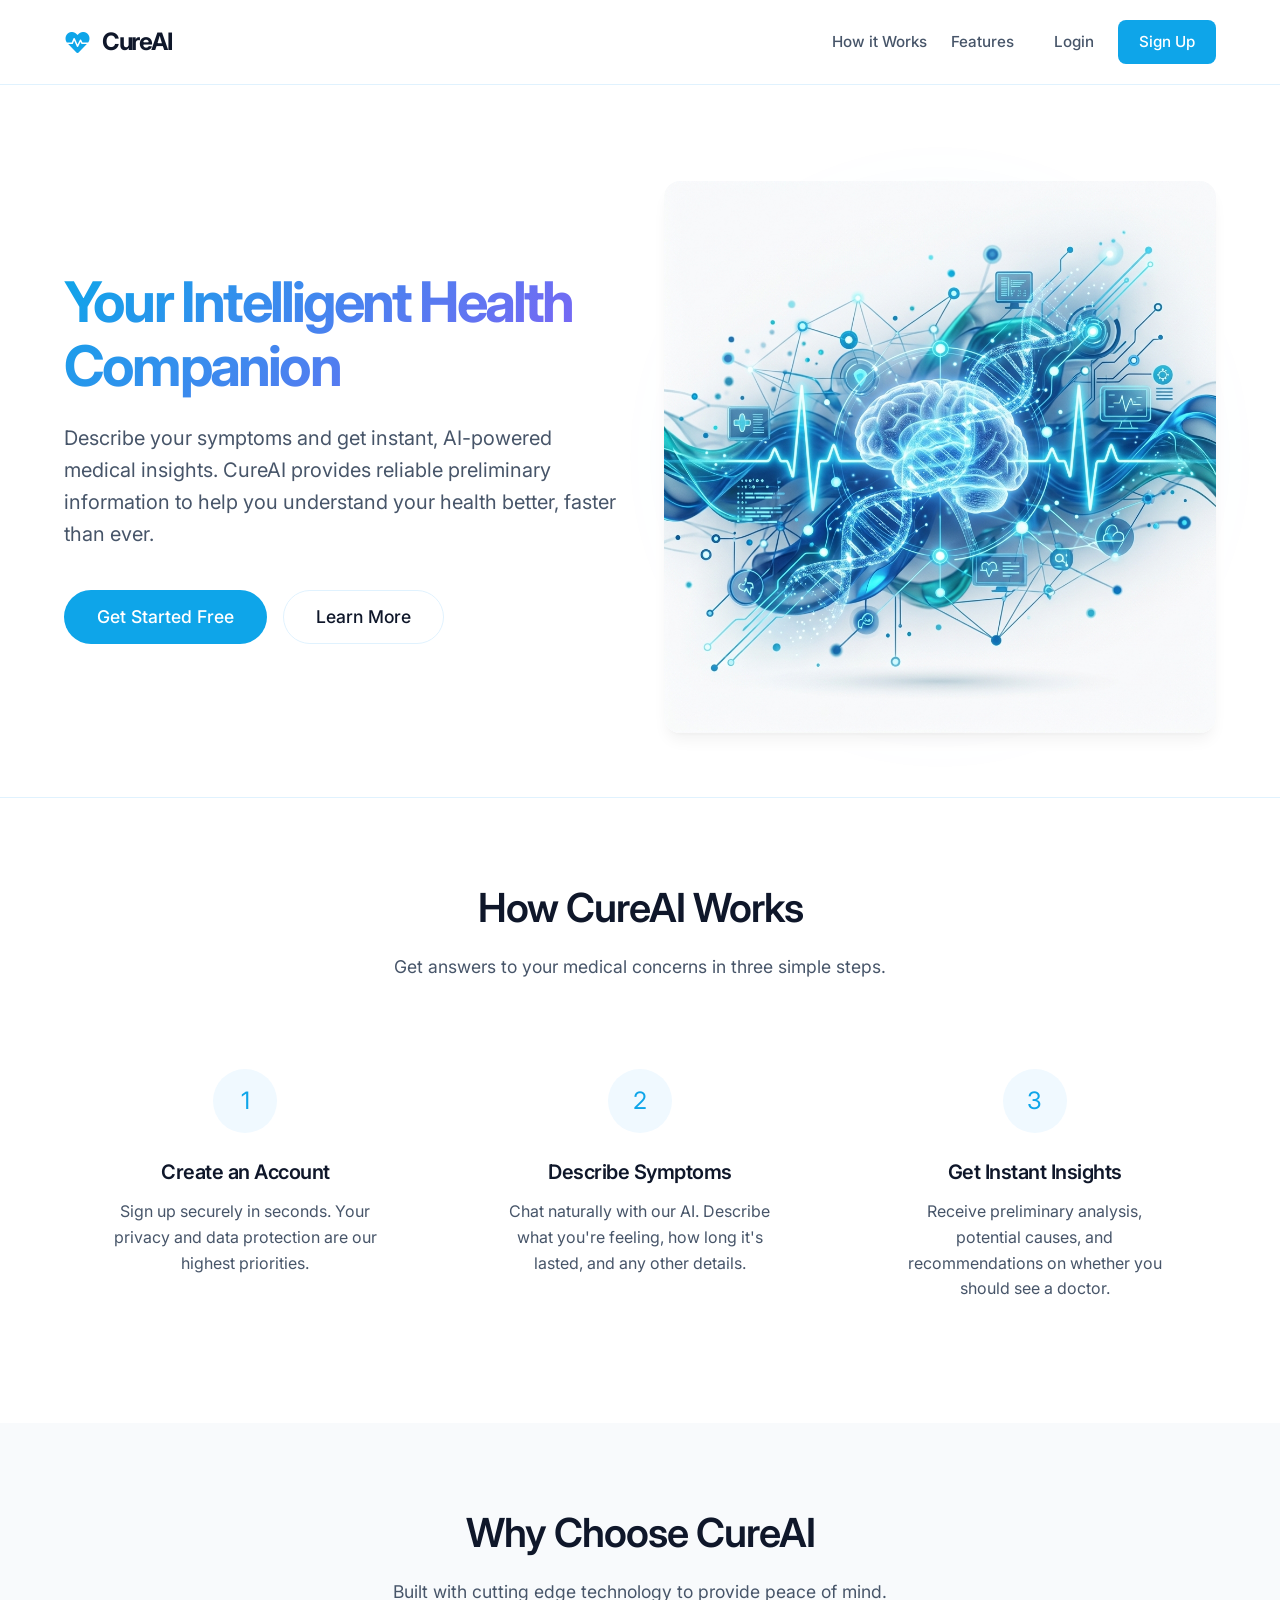
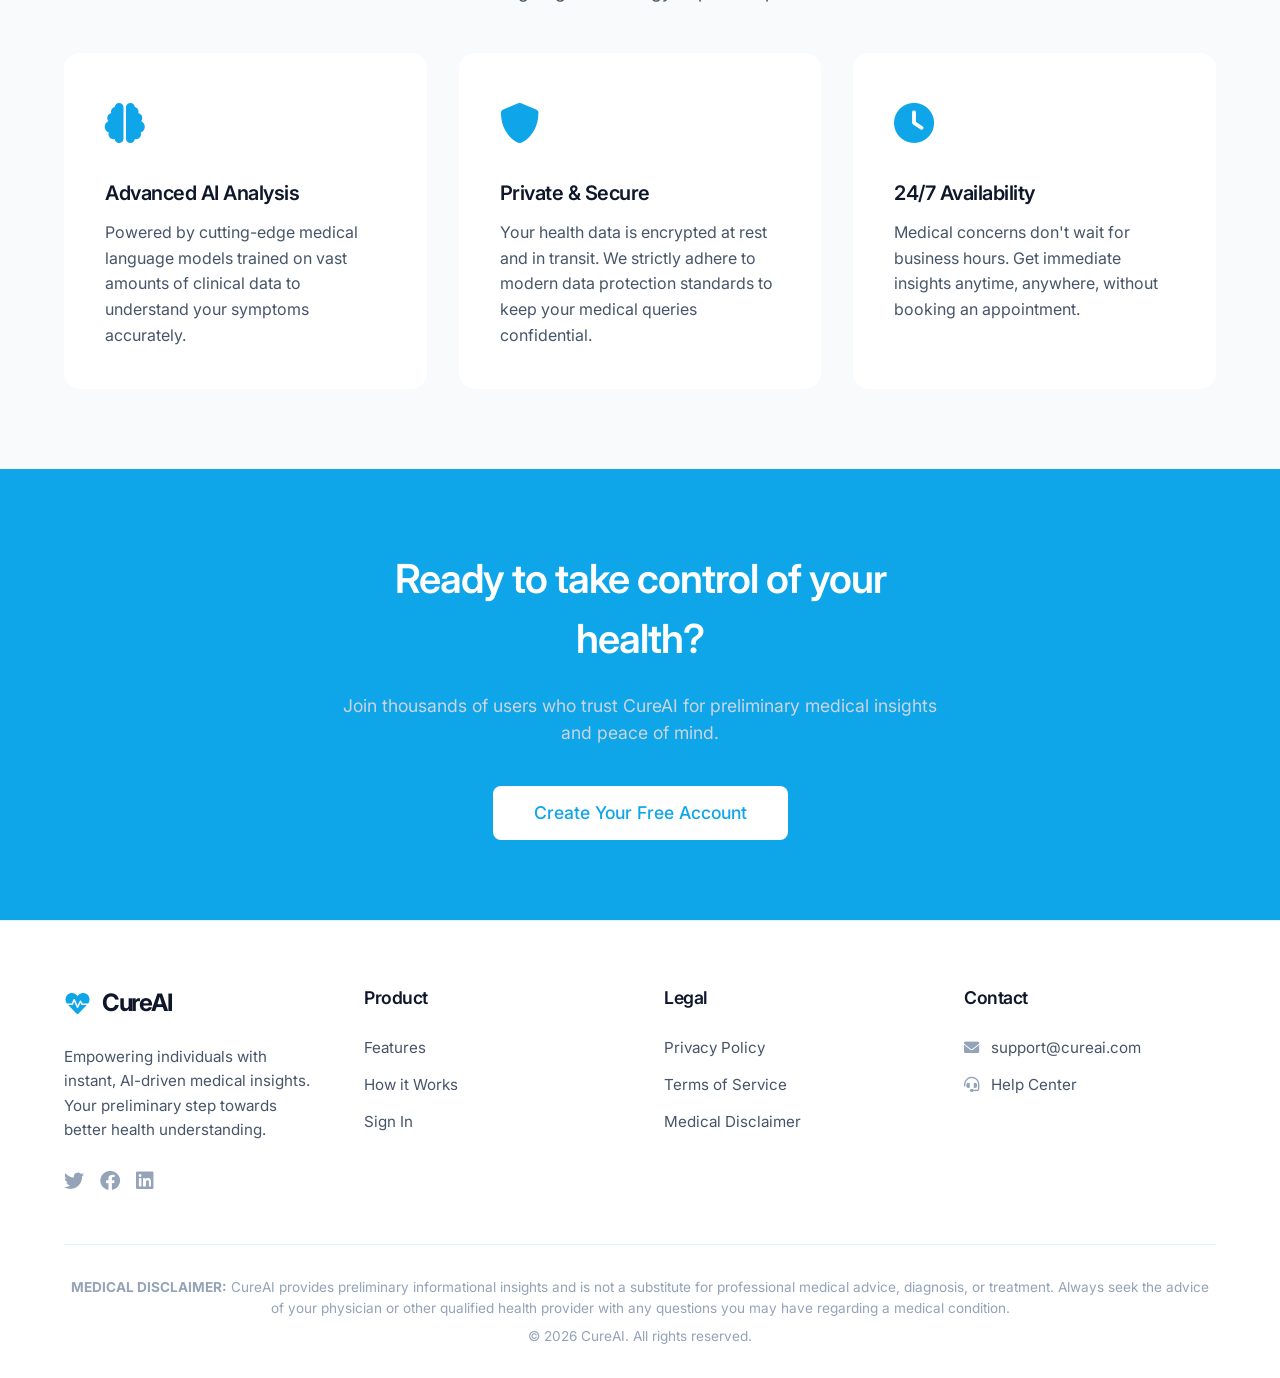
<file: frontend/static/index.html>
<!DOCTYPE html>
<html lang="en">
<head>
    <meta charset="UTF-8">
    <meta name="viewport" content="width=device-width, initial-scale=1.0">
    <title>CureAI - Intelligent Medical Assistant</title>
    <link rel="stylesheet" href="style.css">
    <link rel="stylesheet" href="https://cdnjs.cloudflare.com/ajax/libs/font-awesome/6.0.0-beta3/css/all.min.css">
</head>
<body>
    <!-- Navigation -->
    <nav class="navbar">
        <a href="index.html" class="nav-brand">
            <i class="fas fa-heartbeat"></i>
            CureAI
        </a>
        <div class="nav-links">
            <a href="#how-it-works" class="nav-link">How it Works</a>
            <a href="#features" class="nav-link">Features</a>
            <a href="login.html" class="nav-link" style="margin-left: 1rem;">Login</a>
            <a href="register.html" class="btn btn-primary">Sign Up</a>
        </div>
    </nav>

    <!-- Hero Section -->
    <section class="hero" style="padding: 6rem 5% 4rem; overflow: hidden;">
        <div class="hero-content" style="display: flex; align-items: center; justify-content: space-between; gap: 3rem; text-align: left; max-width: 1200px;">
            <div style="flex: 1;" class="animate-fade-in-up">
                <h1 class="text-gradient" style="font-size: 3.5rem; line-height: 1.15; margin-bottom: 1.5rem;">Your Intelligent Health Companion</h1>
                <p style="font-size: 1.25rem; color: var(--text-light); margin-bottom: 2.5rem; line-height: 1.6;">Describe your symptoms and get instant, AI-powered medical insights. CureAI provides reliable preliminary information to help you understand your health better, faster than ever.</p>
                <div class="hero-actions" style="justify-content: flex-start;">
                    <a href="register.html" class="btn btn-primary animate-fade-in-up delay-100" style="padding: 0.8rem 2rem; font-size: 1.1rem; border-radius: var(--border-radius-full);">Get Started Free</a>
                    <a href="#how-it-works" class="btn btn-outline animate-fade-in-up delay-200" style="padding: 0.8rem 2rem; font-size: 1.1rem; border-radius: var(--border-radius-full);">Learn More</a>
                </div>
            </div>
            <div style="flex: 1; display: flex; justify-content: center; position: relative;" class="animate-fade-in-up delay-300">
                <div style="position: absolute; inset: -20px; background: radial-gradient(circle, var(--primary-light) 0%, transparent 70%); opacity: 0.15; filter: blur(40px); z-index: 0; animation: pulseGlow 4s infinite;"></div>
                <img src="hero_medical.png" alt="Medical Technology abstract" style="max-width: 100%; border-radius: var(--border-radius-lg); box-shadow: var(--shadow-lg); position: relative; z-index: 1; animation: float 6s ease-in-out infinite;">
            </div>
        </div>
    </section>

    <!-- How It Works Section -->
    <section id="how-it-works" style="padding: 5rem 5%; background: var(--surface);">
        <div style="max-width: 800px; margin: 0 auto; text-align: center; margin-bottom: 3rem;" class="animate-fade-in-up delay-100">
            <h2 style="font-size: 2.5rem; margin-bottom: 1rem;">How CureAI Works</h2>
            <p style="color: var(--text-light); font-size: 1.1rem;">Get answers to your medical concerns in three simple steps.</p>
        </div>
        
        <div class="features-grid">
            <div class="feature-card animate-fade-in-up delay-200" style="text-align: center;">
                <div class="feature-icon" style="background: var(--secondary); width: 64px; height: 64px; border-radius: 50%; display: flex; align-items: center; justify-content: center; margin: 0 auto 1.5rem; font-size: 1.5rem; color: var(--primary);">
                    1
                </div>
                <h3>Create an Account</h3>
                <p>Sign up securely in seconds. Your privacy and data protection are our highest priorities.</p>
            </div>
            
            <div class="feature-card animate-fade-in-up delay-300" style="text-align: center;">
                <div class="feature-icon" style="background: var(--secondary); width: 64px; height: 64px; border-radius: 50%; display: flex; align-items: center; justify-content: center; margin: 0 auto 1.5rem; font-size: 1.5rem; color: var(--primary);">
                    2
                </div>
                <h3>Describe Symptoms</h3>
                <p>Chat naturally with our AI. Describe what you're feeling, how long it's lasted, and any other details.</p>
            </div>
            
            <div class="feature-card animate-fade-in-up delay-400" style="text-align: center;">
                <div class="feature-icon" style="background: var(--secondary); width: 64px; height: 64px; border-radius: 50%; display: flex; align-items: center; justify-content: center; margin: 0 auto 1.5rem; font-size: 1.5rem; color: var(--primary);">
                    3
                </div>
                <h3>Get Instant Insights</h3>
                <p>Receive preliminary analysis, potential causes, and recommendations on whether you should see a doctor.</p>
            </div>
        </div>
    </section>

    <!-- Features Section -->
    <section class="features" id="features">
        <div style="max-width: 800px; margin: 0 auto; text-align: center; margin-bottom: 3rem;" class="animate-fade-in-up delay-100">
            <h2 style="font-size: 2.5rem; margin-bottom: 1rem;">Why Choose CureAI</h2>
            <p style="color: var(--text-light); font-size: 1.1rem;">Built with cutting edge technology to provide peace of mind.</p>
        </div>
        <div class="features-grid">
            <div class="feature-card animate-fade-in-up delay-200">
                <div class="feature-icon" style="color: var(--primary); background: transparent; font-size: 2.5rem;">
                    <i class="fas fa-brain"></i>
                </div>
                <h3>Advanced AI Analysis</h3>
                <p>Powered by cutting-edge medical language models trained on vast amounts of clinical data to understand your symptoms accurately.</p>
            </div>
            
            <div class="feature-card animate-fade-in-up delay-300">
                <div class="feature-icon" style="color: var(--primary); background: transparent; font-size: 2.5rem;">
                    <i class="fas fa-shield-alt"></i>
                </div>
                <h3>Private & Secure</h3>
                <p>Your health data is encrypted at rest and in transit. We strictly adhere to modern data protection standards to keep your medical queries confidential.</p>
            </div>
            
            <div class="feature-card animate-fade-in-up delay-400">
                <div class="feature-icon" style="color: var(--primary); background: transparent; font-size: 2.5rem;">
                    <i class="fas fa-clock"></i>
                </div>
                <h3>24/7 Availability</h3>
                <p>Medical concerns don't wait for business hours. Get immediate insights anytime, anywhere, without booking an appointment.</p>
            </div>
        </div>
    </section>

    <!-- CTA Section -->
    <section style="padding: 5rem 5%; background: var(--primary); color: white; text-align: center;">
        <div style="max-width: 600px; margin: 0 auto;">
            <h2 style="font-size: 2.5rem; margin-bottom: 1.5rem; color: white;">Ready to take control of your health?</h2>
            <p style="margin-bottom: 2.5rem; font-size: 1.1rem; color: #cbd5e1;">Join thousands of users who trust CureAI for preliminary medical insights and peace of mind.</p>
            <a href="register.html" class="btn" style="background: white; color: var(--primary); padding: 0.8rem 2.5rem; font-size: 1.1rem;">Create Your Free Account</a>
        </div>
    </section>

    <!-- Comprehensive Footer -->
    <footer style="background: var(--surface); border-top: 1px solid var(--border); padding: 4rem 5% 2rem;">
        <div style="max-width: 1200px; margin: 0 auto; display: grid; grid-template-columns: repeat(auto-fit, minmax(200px, 1fr)); gap: 3rem; margin-bottom: 3rem;">
            
            <div>
                <a href="index.html" class="nav-brand" style="margin-bottom: 1.5rem; display: inline-flex;">
                    <i class="fas fa-heartbeat"></i>
                    CureAI
                </a>
                <p style="color: var(--text-light); font-size: 0.95rem; line-height: 1.6;">
                    Empowering individuals with instant, AI-driven medical insights. Your preliminary step towards better health understanding.
                </p>
                <div style="display: flex; gap: 1rem; margin-top: 1.5rem;">
                    <a href="#" style="color: var(--text-muted); font-size: 1.25rem;"><i class="fab fa-twitter"></i></a>
                    <a href="#" style="color: var(--text-muted); font-size: 1.25rem;"><i class="fab fa-facebook"></i></a>
                    <a href="#" style="color: var(--text-muted); font-size: 1.25rem;"><i class="fab fa-linkedin"></i></a>
                </div>
            </div>

            <div>
                <h4 style="font-size: 1.1rem; margin-bottom: 1.5rem; color: var(--dark);">Product</h4>
                <ul style="list-style: none; padding: 0; display: flex; flex-direction: column; gap: 0.75rem;">
                    <li><a href="#features" style="color: var(--text-light); text-decoration: none; font-size: 0.95rem;">Features</a></li>
                    <li><a href="#how-it-works" style="color: var(--text-light); text-decoration: none; font-size: 0.95rem;">How it Works</a></li>
                    <li><a href="login.html" style="color: var(--text-light); text-decoration: none; font-size: 0.95rem;">Sign In</a></li>
                </ul>
            </div>

            <div>
                <h4 style="font-size: 1.1rem; margin-bottom: 1.5rem; color: var(--dark);">Legal</h4>
                <ul style="list-style: none; padding: 0; display: flex; flex-direction: column; gap: 0.75rem;">
                    <li><a href="privacy.html" style="color: var(--text-light); text-decoration: none; font-size: 0.95rem;">Privacy Policy</a></li>
                    <li><a href="terms.html" style="color: var(--text-light); text-decoration: none; font-size: 0.95rem;">Terms of Service</a></li>
                    <li><a href="disclaimer.html" style="color: var(--text-light); text-decoration: none; font-size: 0.95rem;">Medical Disclaimer</a></li>
                </ul>
            </div>

            <div>
                <h4 style="font-size: 1.1rem; margin-bottom: 1.5rem; color: var(--dark);">Contact</h4>
                <ul style="list-style: none; padding: 0; display: flex; flex-direction: column; gap: 0.75rem;">
                    <li><a href="mailto:support@cureai.example" style="color: var(--text-light); text-decoration: none; font-size: 0.95rem;"><i class="fas fa-envelope" style="margin-right: 0.5rem; color: var(--text-muted);"></i> support@cureai.com</a></li>
                    <li><a href="#" style="color: var(--text-light); text-decoration: none; font-size: 0.95rem;"><i class="fas fa-headset" style="margin-right: 0.5rem; color: var(--text-muted);"></i> Help Center</a></li>
                </ul>
            </div>

        </div>
        
        <div style="max-width: 1200px; margin: 0 auto; text-align: center; padding-top: 2rem; border-top: 1px solid var(--border); color: var(--text-muted); font-size: 0.85rem;">
            <p style="margin-bottom: 0.5rem;"><strong>MEDICAL DISCLAIMER:</strong> CureAI provides preliminary informational insights and is not a substitute for professional medical advice, diagnosis, or treatment. Always seek the advice of your physician or other qualified health provider with any questions you may have regarding a medical condition.</p>
            <p>&copy; 2026 CureAI. All rights reserved.</p>
        </div>
    </footer>

    <script>
        // Check to redirect logged-in users to the app
        document.addEventListener('DOMContentLoaded', () => {
            if (localStorage.getItem('authToken')) {
                const navLinks = document.querySelector('.nav-links');
                navLinks.innerHTML = `
                    <a href="#how-it-works" class="nav-link">How it Works</a>
                    <a href="#features" class="nav-link">Features</a>
                    <a href="chat.html" class="btn btn-primary" style="margin-left: 1rem;">Go to App</a>
                `;
                
                const heroActions = document.querySelector('.hero-actions');
                heroActions.innerHTML = '<a href="chat.html" class="btn btn-primary" style="padding: 0.8rem 2rem; font-size: 1.1rem;">Open Chat</a>';
            }
        });
    </script>
</body>
</html>
</file>
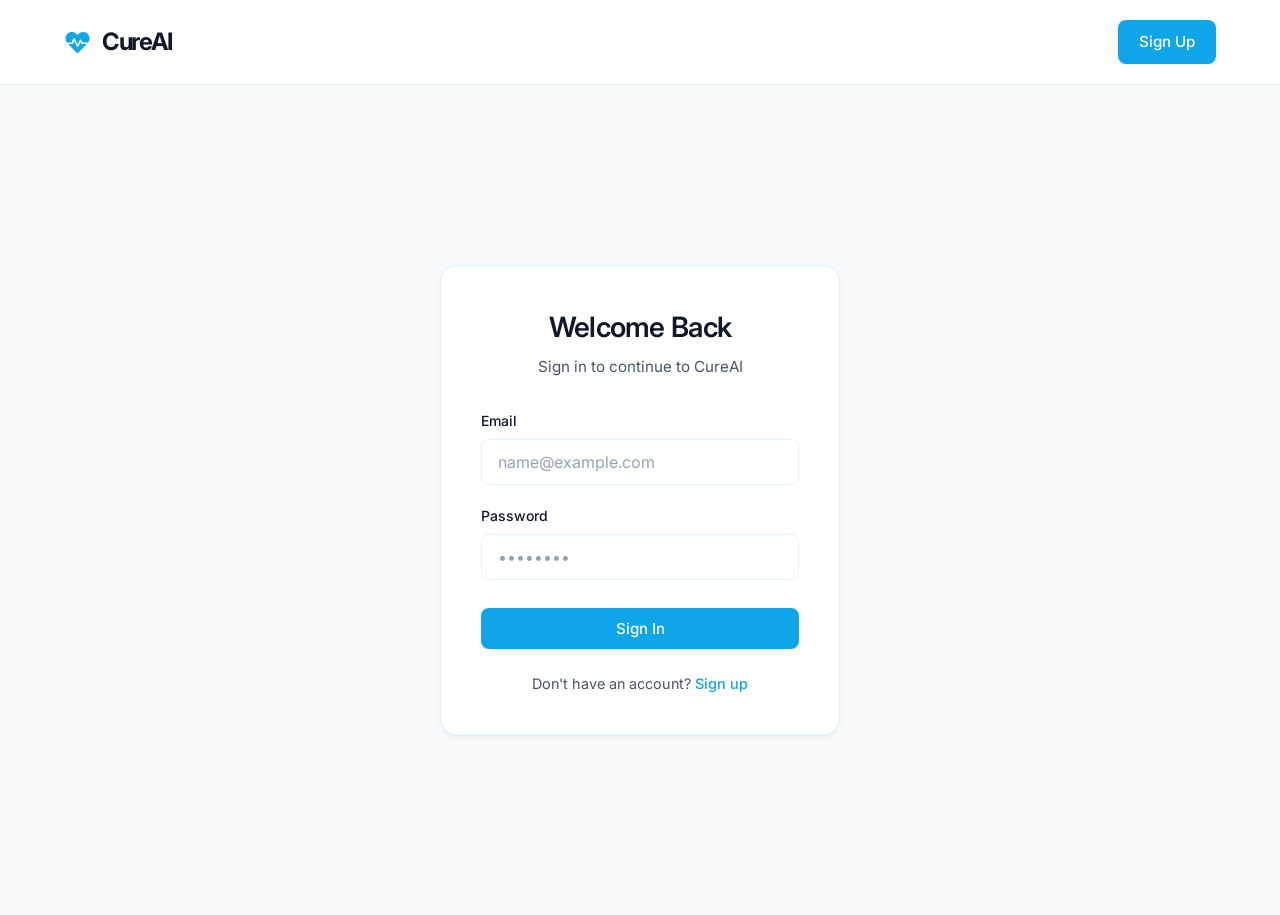
<file: frontend/static/chat.html>
<!DOCTYPE html>
<html lang="en">
<head>
    <meta charset="UTF-8">
    <meta name="viewport" content="width=device-width, initial-scale=1.0">
    <title>CureAI - Chat</title>
    <link rel="stylesheet" href="style.css">
    <link rel="stylesheet" href="https://cdnjs.cloudflare.com/ajax/libs/font-awesome/6.0.0-beta3/css/all.min.css">
</head>
<body>
    <div class="app-layout">
        <!-- Sidebar -->
        <aside class="sidebar" id="sidebar">
            <div class="sidebar-header">
                <a href="index.html" class="nav-brand" style="text-decoration:none">
                    <i class="fas fa-heartbeat"></i>
                    <h2>CureAI</h2>
                </a>
            </div>
            <div class="sidebar-content">
                <button class="btn btn-new-chat" id="newChatBtn">
                    <i class="fas fa-plus"></i> New Chat
                </button>
                <div class="chat-history" id="chatHistory">
                    <h3>Recent Chats</h3>
                    <div class="chat-list" id="chatList"></div>
                </div>
                <div class="user-profile" id="userProfileSection">
                    <div class="profile-avatar" id="profileAvatarBtn" style="cursor:pointer" title="Edit Profile">
                        <i class="fas fa-user"></i>
                    </div>
                    <div class="profile-info">
                        <h3 id="userName">User</h3>
                        <p id="userEmail">user@email.com</p>
                    </div>
                </div>
                <button class="btn btn-outline w-full" id="logoutBtn" style="margin-top:.75rem">
                    <i class="fas fa-sign-out-alt"></i> Logout
                </button>
            </div>
        </aside>

        <!-- Main -->
        <main class="main-container">
            <div class="mobile-header">
                <a href="index.html" class="nav-brand" style="text-decoration:none">
                    <i class="fas fa-heartbeat"></i> CureAI
                </a>
                <button id="mobileSidebarToggle" class="btn btn-ghost"><i class="fas fa-bars"></i></button>
            </div>

            <div class="chat-section">
                <div class="messages-container" id="messagesContainer"></div>

                <!-- Image Preview Bar -->
                <div class="image-preview-bar hidden" id="imagePreviewBar">
                    <img id="imagePreviewThumb" alt="preview">
                    <span id="imagePreviewName">image.png</span>
                    <button type="button" id="removeImageBtn" class="btn btn-ghost" title="Remove image">
                        <i class="fas fa-times"></i>
                    </button>
                </div>

                <!-- Image Type Selector (shown when image is selected) -->
                <div class="image-type-bar hidden" id="imageTypeBar">
                    <span style="font-size:.8rem;color:var(--text-light);margin-right:.5rem">Image type:</span>
                    <label class="img-type-option">
                        <input type="radio" name="imageType" value="skin" checked> Skin
                    </label>
                    <label class="img-type-option">
                        <input type="radio" name="imageType" value="xray"> X-Ray
                    </label>
                    <label class="img-type-option">
                        <input type="radio" name="imageType" value="eye"> Eye
                    </label>
                    <label class="img-type-option">
                        <input type="radio" name="imageType" value="general"> General
                    </label>
                </div>

                <form id="chatForm" class="input-form">
                    <div class="input-actions">
                        <button type="button" id="cancelBtn" class="btn-cancel hidden">
                            <i class="fas fa-stop-circle"></i> Stop analyzing
                        </button>
                    </div>
                    <div class="input-container">
                        <label for="imageInput" class="btn-attach" title="Upload image for analysis">
                            <i class="fas fa-image"></i>
                            <input type="file" id="imageInput" accept="image/*" hidden>
                        </label>
                        <input type="text" id="messageInput" placeholder="Describe your symptoms or upload an image..." autocomplete="off">
                        <button type="submit" id="sendBtn" class="btn-send" disabled>
                            <i class="fas fa-paper-plane"></i>
                            <i class="fas fa-spinner fa-spin" style="display:none"></i>
                        </button>
                    </div>
                </form>
            </div>
        </main>
    </div>

    <!-- Profile Modal -->
    <div class="modal-overlay hidden" id="profileModal">
        <div class="modal-card">
            <div class="modal-header">
                <h3>Edit Profile</h3>
                <button class="btn btn-ghost close-modal"><i class="fas fa-times"></i></button>
            </div>
            <form id="profileForm">
                <div class="form-group">
                    <label class="form-label">Name</label>
                    <input type="text" id="profileName" class="form-control" required>
                </div>
                <div class="form-group">
                    <label class="form-label">Current Password</label>
                    <input type="password" id="profileCurrentPw" class="form-control" placeholder="Leave blank to keep current">
                </div>
                <div class="form-group">
                    <label class="form-label">New Password</label>
                    <input type="password" id="profileNewPw" class="form-control" placeholder="Leave blank to keep current">
                </div>
                <button type="submit" class="btn btn-primary w-full">Save Changes</button>
            </form>
        </div>
    </div>

    <!-- Delete Confirmation Modal -->
    <div class="modal-overlay hidden" id="deleteModal">
        <div class="modal-card" style="max-width:360px">
            <h3 style="margin-bottom:1rem">Delete Chat?</h3>
            <p style="color:var(--text-light);margin-bottom:1.5rem">This action cannot be undone.</p>
            <div style="display:flex;gap:.75rem;justify-content:flex-end">
                <button class="btn btn-outline close-modal">Cancel</button>
                <button class="btn" id="confirmDeleteBtn" style="background:var(--error);color:white">Delete</button>
            </div>
        </div>
    </div>

    <div id="toastContainer" class="toast-container"></div>
    <script src="chat_app.js"></script>
</body>
</html>
</file>
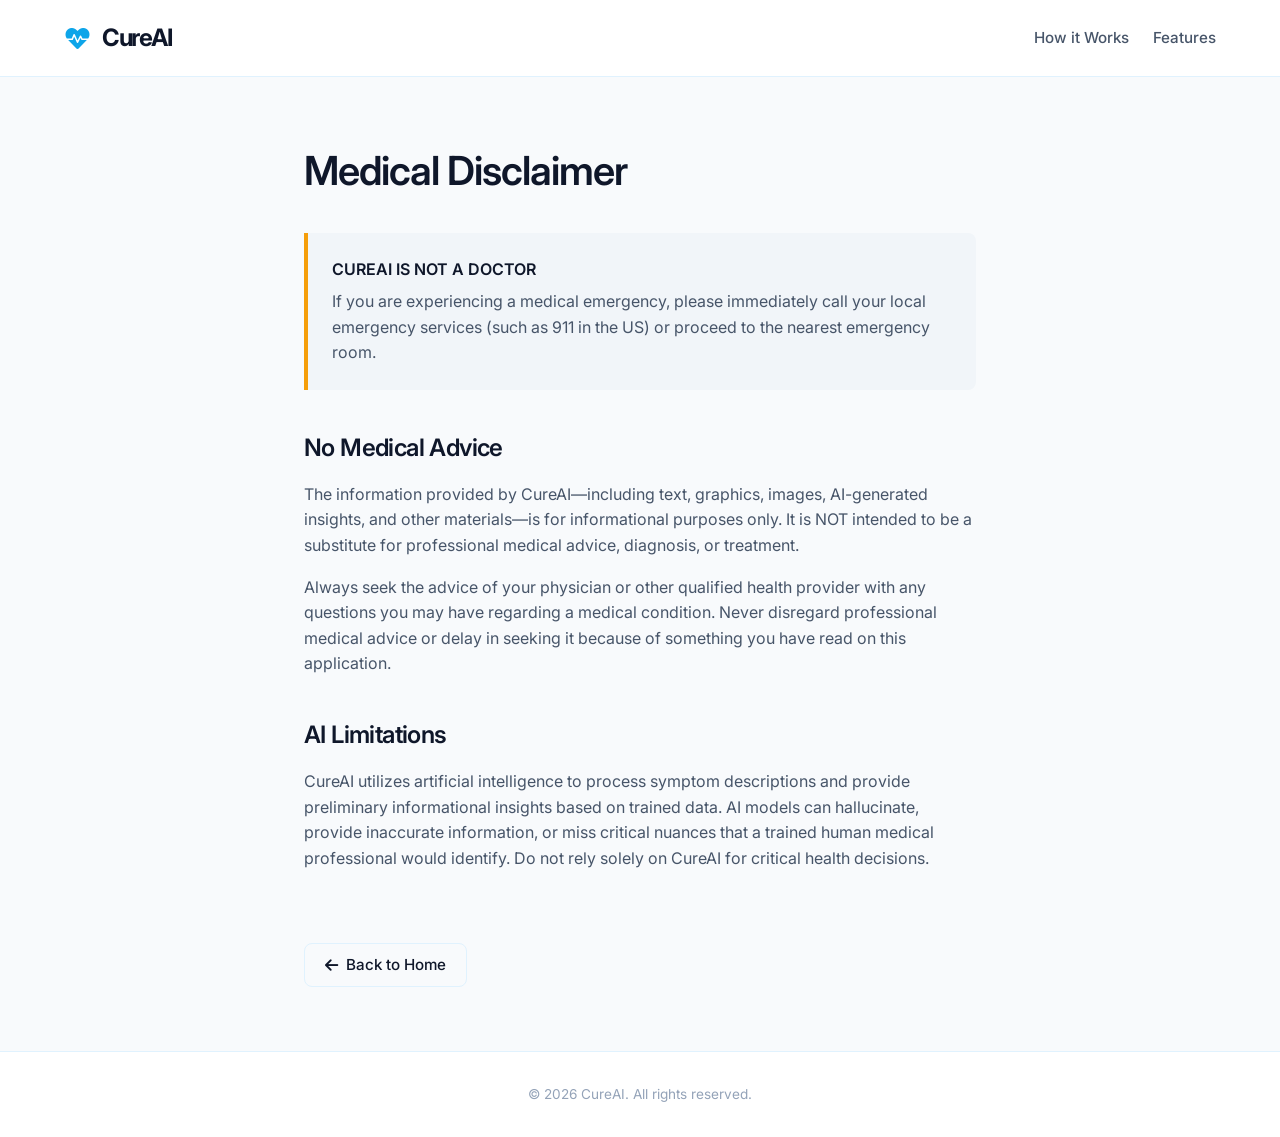
<file: frontend/static/disclaimer.html>
<!DOCTYPE html>
<html lang="en">
<head>
    <meta charset="UTF-8">
    <meta name="viewport" content="width=device-width, initial-scale=1.0">
    <title>Medical Disclaimer - CureAI</title>
    <link rel="stylesheet" href="style.css">
    <link rel="stylesheet" href="https://cdnjs.cloudflare.com/ajax/libs/font-awesome/6.0.0-beta3/css/all.min.css">
</head>
<body>
    <nav class="navbar">
        <a href="index.html" class="nav-brand">
            <i class="fas fa-heartbeat"></i>
            CureAI
        </a>
        <div class="nav-links">
            <a href="index.html#how-it-works" class="nav-link">How it Works</a>
            <a href="index.html#features" class="nav-link">Features</a>
        </div>
    </nav>

    <main style="max-width: 800px; margin: 4rem auto; padding: 0 5%; min-height: 60vh;">
        <h1 style="font-size: 2.5rem; margin-bottom: 2rem;">Medical Disclaimer</h1>
        
        <div style="background: var(--gray-light); border-left: 4px solid var(--warning); padding: 1.5rem; margin-bottom: 2.5rem; border-radius: 0 var(--border-radius) var(--border-radius) 0;">
            <p style="color: var(--dark); font-weight: 600; margin-bottom: 0.5rem;">CUREAI IS NOT A DOCTOR</p>
            <p style="color: var(--text-light); line-height: 1.6; margin: 0;">If you are experiencing a medical emergency, please immediately call your local emergency services (such as 911 in the US) or proceed to the nearest emergency room.</p>
        </div>

        <section style="margin-bottom: 2.5rem;">
            <h2 style="font-size: 1.5rem; margin-bottom: 1rem;">No Medical Advice</h2>
            <p style="color: var(--text-light); line-height: 1.6; margin-bottom: 1rem;">
                The information provided by CureAI—including text, graphics, images, AI-generated insights, and other materials—is for informational purposes only. It is NOT intended to be a substitute for professional medical advice, diagnosis, or treatment.
            </p>
            <p style="color: var(--text-light); line-height: 1.6;">
                Always seek the advice of your physician or other qualified health provider with any questions you may have regarding a medical condition. Never disregard professional medical advice or delay in seeking it because of something you have read on this application.
            </p>
        </section>

        <section style="margin-bottom: 2.5rem;">
            <h2 style="font-size: 1.5rem; margin-bottom: 1rem;">AI Limitations</h2>
            <p style="color: var(--text-light); line-height: 1.6;">
                CureAI utilizes artificial intelligence to process symptom descriptions and provide preliminary informational insights based on trained data. AI models can hallucinate, provide inaccurate information, or miss critical nuances that a trained human medical professional would identify. Do not rely solely on CureAI for critical health decisions.
            </p>
        </section>

        <a href="index.html" class="btn btn-outline" style="margin-top: 2rem;"><i class="fas fa-arrow-left"></i> Back to Home</a>
    </main>

    <footer style="background: var(--surface); border-top: 1px solid var(--border); padding: 2rem 5%; text-align: center; color: var(--text-muted); font-size: 0.85rem;">
        <p>&copy; 2026 CureAI. All rights reserved.</p>
    </footer>
</body>
</html>
</file>
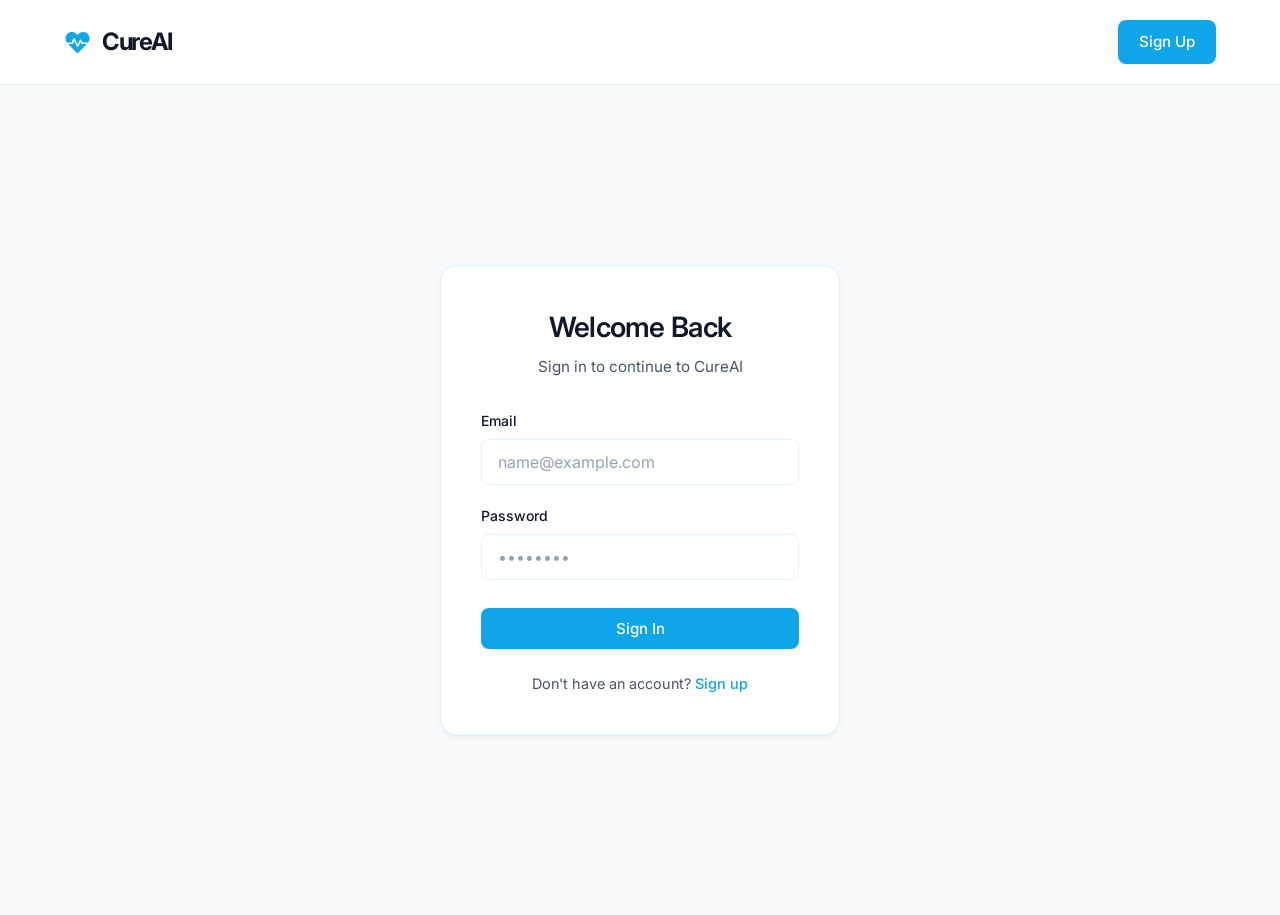
<file: frontend/static/login.html>
<!DOCTYPE html>
<html lang="en">
<head>
    <meta charset="UTF-8">
    <meta name="viewport" content="width=device-width, initial-scale=1.0">
    <title>Login - CureAI</title>
    <link rel="stylesheet" href="style.css">
    <link rel="stylesheet" href="https://cdnjs.cloudflare.com/ajax/libs/font-awesome/6.0.0-beta3/css/all.min.css">
</head>
<body>
    <nav class="navbar">
        <a href="index.html" class="nav-brand">
            <i class="fas fa-heartbeat"></i> CureAI
        </a>
        <div class="nav-links">
            <a href="register.html" class="btn btn-primary">Sign Up</a>
        </div>
    </nav>

    <div class="auth-container">
        <div class="auth-card">
            <div class="auth-card-header">
                <h2>Welcome Back</h2>
                <p>Sign in to continue to CureAI</p>
            </div>
            <form id="loginFormPage">
                <div class="form-group">
                    <label for="email" class="form-label">Email</label>
                    <input type="email" id="email" class="form-control" placeholder="name@example.com" required>
                </div>
                <div class="form-group">
                    <label for="password" class="form-label">Password</label>
                    <input type="password" id="password" class="form-control" placeholder="••••••••" required>
                </div>
                <button type="submit" class="btn btn-primary w-full" style="margin-top:.5rem">
                    <span class="btn-text">Sign In</span>
                    <i class="fas fa-spinner fa-spin btn-loading hidden"></i>
                </button>
            </form>
            <div class="auth-footer">
                Don't have an account? <a href="register.html">Sign up</a>
            </div>
        </div>
    </div>

    <div id="toastContainer" class="toast-container"></div>
    <script src="auth_page.js"></script>
</body>
</html>
</file>
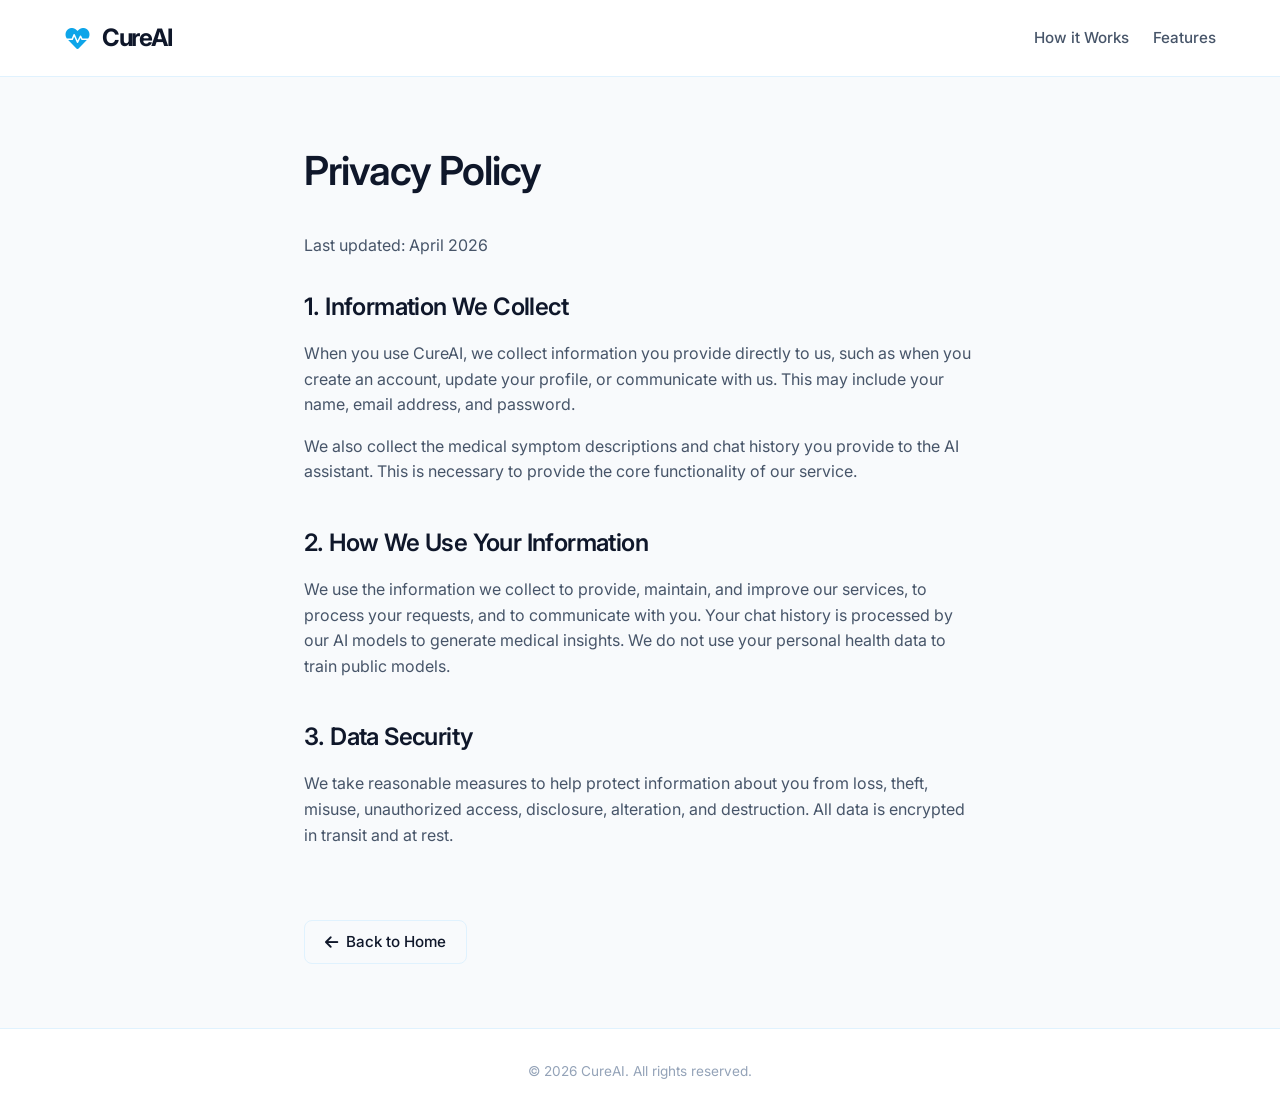
<file: frontend/static/privacy.html>
<!DOCTYPE html>
<html lang="en">
<head>
    <meta charset="UTF-8">
    <meta name="viewport" content="width=device-width, initial-scale=1.0">
    <title>Privacy Policy - CureAI</title>
    <link rel="stylesheet" href="style.css">
    <link rel="stylesheet" href="https://cdnjs.cloudflare.com/ajax/libs/font-awesome/6.0.0-beta3/css/all.min.css">
</head>
<body>
    <nav class="navbar">
        <a href="index.html" class="nav-brand">
            <i class="fas fa-heartbeat"></i>
            CureAI
        </a>
        <div class="nav-links">
            <a href="index.html#how-it-works" class="nav-link">How it Works</a>
            <a href="index.html#features" class="nav-link">Features</a>
        </div>
    </nav>

    <main style="max-width: 800px; margin: 4rem auto; padding: 0 5%; min-height: 60vh;">
        <h1 style="font-size: 2.5rem; margin-bottom: 2rem;">Privacy Policy</h1>
        
        <p style="color: var(--text-light); margin-bottom: 2rem;">Last updated: April 2026</p>

        <section style="margin-bottom: 2.5rem;">
            <h2 style="font-size: 1.5rem; margin-bottom: 1rem;">1. Information We Collect</h2>
            <p style="color: var(--text-light); line-height: 1.6; margin-bottom: 1rem;">
                When you use CureAI, we collect information you provide directly to us, such as when you create an account, update your profile, or communicate with us. This may include your name, email address, and password.
            </p>
            <p style="color: var(--text-light); line-height: 1.6;">
                We also collect the medical symptom descriptions and chat history you provide to the AI assistant. This is necessary to provide the core functionality of our service.
            </p>
        </section>

        <section style="margin-bottom: 2.5rem;">
            <h2 style="font-size: 1.5rem; margin-bottom: 1rem;">2. How We Use Your Information</h2>
            <p style="color: var(--text-light); line-height: 1.6;">
                We use the information we collect to provide, maintain, and improve our services, to process your requests, and to communicate with you. Your chat history is processed by our AI models to generate medical insights. We do not use your personal health data to train public models.
            </p>
        </section>

        <section style="margin-bottom: 2.5rem;">
            <h2 style="font-size: 1.5rem; margin-bottom: 1rem;">3. Data Security</h2>
            <p style="color: var(--text-light); line-height: 1.6;">
                We take reasonable measures to help protect information about you from loss, theft, misuse, unauthorized access, disclosure, alteration, and destruction. All data is encrypted in transit and at rest.
            </p>
        </section>

        <a href="index.html" class="btn btn-outline" style="margin-top: 2rem;"><i class="fas fa-arrow-left"></i> Back to Home</a>
    </main>

    <footer style="background: var(--surface); border-top: 1px solid var(--border); padding: 2rem 5%; text-align: center; color: var(--text-muted); font-size: 0.85rem;">
        <p>&copy; 2026 CureAI. All rights reserved.</p>
    </footer>
</body>
</html>
</file>
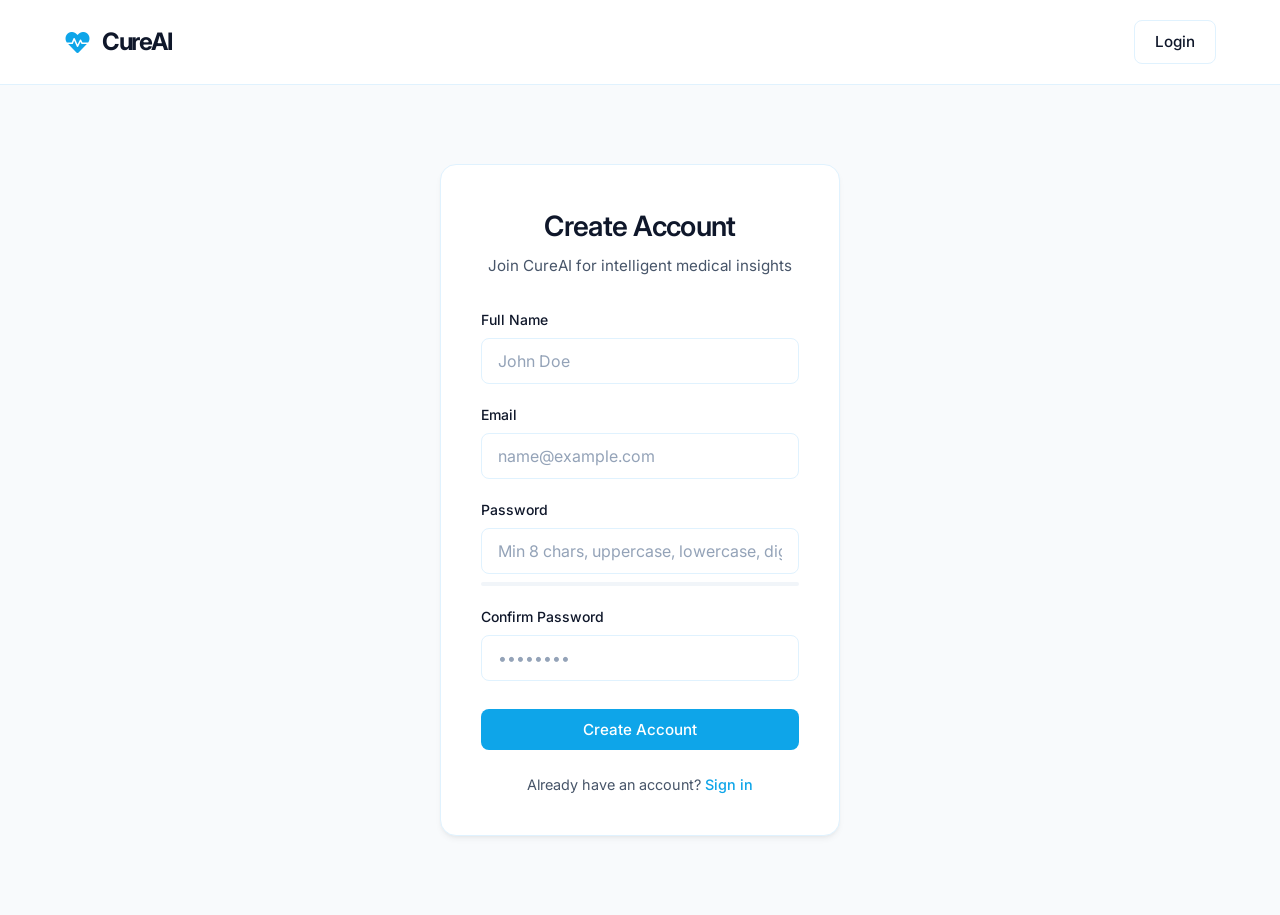
<file: frontend/static/register.html>
<!DOCTYPE html>
<html lang="en">
<head>
    <meta charset="UTF-8">
    <meta name="viewport" content="width=device-width, initial-scale=1.0">
    <title>Sign Up - CureAI</title>
    <link rel="stylesheet" href="style.css">
    <link rel="stylesheet" href="https://cdnjs.cloudflare.com/ajax/libs/font-awesome/6.0.0-beta3/css/all.min.css">
</head>
<body>
    <nav class="navbar">
        <a href="index.html" class="nav-brand">
            <i class="fas fa-heartbeat"></i> CureAI
        </a>
        <div class="nav-links">
            <a href="login.html" class="btn btn-outline">Login</a>
        </div>
    </nav>

    <div class="auth-container">
        <div class="auth-card">
            <div class="auth-card-header">
                <h2>Create Account</h2>
                <p>Join CureAI for intelligent medical insights</p>
            </div>
            <form id="signupFormPage">
                <div class="form-group">
                    <label for="name" class="form-label">Full Name</label>
                    <input type="text" id="name" class="form-control" placeholder="John Doe" required>
                </div>
                <div class="form-group">
                    <label for="email" class="form-label">Email</label>
                    <input type="email" id="email" class="form-control" placeholder="name@example.com" required>
                </div>
                <div class="form-group">
                    <label for="password" class="form-label">Password</label>
                    <input type="password" id="password" class="form-control" placeholder="Min 8 chars, uppercase, lowercase, digit" required>
                    <div class="password-strength-track">
                        <div class="password-strength-bar" id="passwordStrength"></div>
                    </div>
                    <small id="strengthLabel" style="font-size:.75rem;color:var(--text-muted);margin-top:.25rem;display:block"></small>
                </div>
                <div class="form-group">
                    <label for="confirmPassword" class="form-label">Confirm Password</label>
                    <input type="password" id="confirmPassword" class="form-control" placeholder="••••••••" required>
                </div>
                <button type="submit" class="btn btn-primary w-full" style="margin-top:.5rem">
                    <span class="btn-text">Create Account</span>
                    <i class="fas fa-spinner fa-spin btn-loading hidden"></i>
                </button>
            </form>
            <div class="auth-footer">
                Already have an account? <a href="login.html">Sign in</a>
            </div>
        </div>
    </div>

    <div id="toastContainer" class="toast-container"></div>
    <script src="auth_page.js"></script>
</body>
</html>
</file>
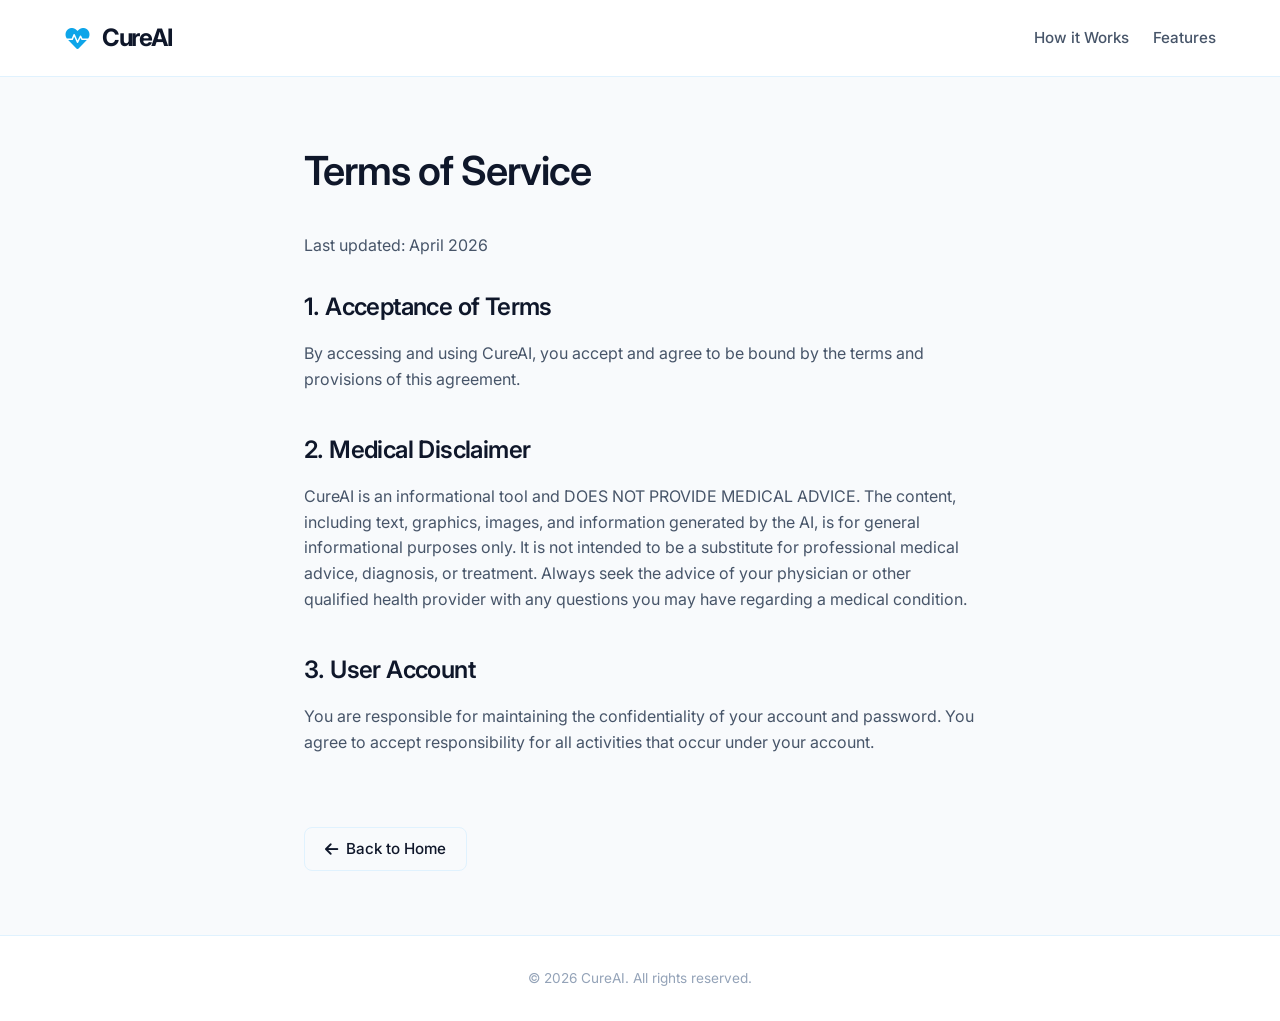
<file: frontend/static/terms.html>
<!DOCTYPE html>
<html lang="en">
<head>
    <meta charset="UTF-8">
    <meta name="viewport" content="width=device-width, initial-scale=1.0">
    <title>Terms of Service - CureAI</title>
    <link rel="stylesheet" href="style.css">
    <link rel="stylesheet" href="https://cdnjs.cloudflare.com/ajax/libs/font-awesome/6.0.0-beta3/css/all.min.css">
</head>
<body>
    <nav class="navbar">
        <a href="index.html" class="nav-brand">
            <i class="fas fa-heartbeat"></i>
            CureAI
        </a>
        <div class="nav-links">
            <a href="index.html#how-it-works" class="nav-link">How it Works</a>
            <a href="index.html#features" class="nav-link">Features</a>
        </div>
    </nav>

    <main style="max-width: 800px; margin: 4rem auto; padding: 0 5%; min-height: 60vh;">
        <h1 style="font-size: 2.5rem; margin-bottom: 2rem;">Terms of Service</h1>
        
        <p style="color: var(--text-light); margin-bottom: 2rem;">Last updated: April 2026</p>

        <section style="margin-bottom: 2.5rem;">
            <h2 style="font-size: 1.5rem; margin-bottom: 1rem;">1. Acceptance of Terms</h2>
            <p style="color: var(--text-light); line-height: 1.6; margin-bottom: 1rem;">
                By accessing and using CureAI, you accept and agree to be bound by the terms and provisions of this agreement.
            </p>
        </section>

        <section style="margin-bottom: 2.5rem;">
            <h2 style="font-size: 1.5rem; margin-bottom: 1rem;">2. Medical Disclaimer</h2>
            <p style="color: var(--text-light); line-height: 1.6;">
                CureAI is an informational tool and DOES NOT PROVIDE MEDICAL ADVICE. The content, including text, graphics, images, and information generated by the AI, is for general informational purposes only. It is not intended to be a substitute for professional medical advice, diagnosis, or treatment. Always seek the advice of your physician or other qualified health provider with any questions you may have regarding a medical condition.
            </p>
        </section>

        <section style="margin-bottom: 2.5rem;">
            <h2 style="font-size: 1.5rem; margin-bottom: 1rem;">3. User Account</h2>
            <p style="color: var(--text-light); line-height: 1.6;">
                You are responsible for maintaining the confidentiality of your account and password. You agree to accept responsibility for all activities that occur under your account.
            </p>
        </section>

        <a href="index.html" class="btn btn-outline" style="margin-top: 2rem;"><i class="fas fa-arrow-left"></i> Back to Home</a>
    </main>

    <footer style="background: var(--surface); border-top: 1px solid var(--border); padding: 2rem 5%; text-align: center; color: var(--text-muted); font-size: 0.85rem;">
        <p>&copy; 2026 CureAI. All rights reserved.</p>
    </footer>
</body>
</html>
</file>
<file: frontend/static/style.css>
@import url('https://fonts.googleapis.com/css2?family=Inter:wght@300;400;500;600;700&display=swap');

*{margin:0;padding:0;box-sizing:border-box;font-family:'Inter',-apple-system,BlinkMacSystemFont,"Segoe UI",Roboto,sans-serif}

:root{
    --primary:#0ea5e9;--primary-light:#38bdf8;--primary-dark:#0284c7;
    --secondary:#f0f9ff;--dark:#0f172a;--light:#fff;
    --background:#f8fafc;--surface:#fff;--border:#e0f2fe;--gray-light:#f1f5f9;
    --text:#0f172a;--text-light:#475569;--text-muted:#94a3b8;
    --success:#10b981;--warning:#f59e0b;--error:#ef4444;
    --sidebar-width:300px;
    --border-radius:8px;--border-radius-lg:16px;--border-radius-full:9999px;
    --shadow-sm:0 1px 2px 0 rgb(0 0 0/.05);
    --shadow:0 4px 6px -1px rgb(0 0 0/.05),0 2px 4px -2px rgb(0 0 0/.05);
    --shadow-lg:0 10px 15px -3px rgb(0 0 0/.05),0 4px 6px -4px rgb(0 0 0/.05);
}

body{background:var(--background);color:var(--text);min-height:100vh;line-height:1.5;-webkit-font-smoothing:antialiased}
h1,h2,h3,h4,h5,h6{font-weight:600;color:var(--dark);letter-spacing:-.025em}

/* --- Layout --- */
.app-layout{display:flex;min-height:100vh}

/* Navbar */
.navbar{display:flex;justify-content:space-between;align-items:center;padding:1.25rem 5%;background:var(--surface);border-bottom:1px solid var(--border);position:sticky;top:0;z-index:100}
.nav-brand{display:flex;align-items:center;gap:.75rem;text-decoration:none;color:var(--dark);font-weight:700;font-size:1.5rem;letter-spacing:-.05em}
.nav-brand i{color:var(--primary)}
.nav-links{display:flex;gap:1.5rem;align-items:center}
.nav-link{text-decoration:none;color:var(--text-light);font-weight:500;transition:color .2s;font-size:.95rem}
.nav-link:hover{color:var(--dark)}

/* Buttons */
.btn{display:inline-flex;align-items:center;justify-content:center;gap:.5rem;padding:.6rem 1.25rem;border-radius:var(--border-radius);font-weight:500;font-size:.95rem;cursor:pointer;transition:all .2s;border:1px solid transparent;text-decoration:none;background:none}
.btn-primary{background:var(--primary);color:#fff;position:relative;overflow:hidden}
.btn-primary:hover{background:var(--primary-light);transform:translateY(-1px);box-shadow:0 4px 12px rgba(14,165,233,.3)}
.btn-outline{background:transparent;border-color:var(--border);color:var(--dark)}
.btn-outline:hover{background:var(--gray-light);border-color:var(--text-muted)}
.btn-ghost{background:transparent;color:var(--text-light);border:none}
.btn-ghost:hover{background:var(--gray-light);color:var(--dark)}

/* Auth */
.auth-container{min-height:calc(100vh - 70px);display:flex;align-items:center;justify-content:center;padding:2rem}
.auth-card{background:var(--surface);width:100%;max-width:400px;padding:2.5rem;border-radius:var(--border-radius-lg);box-shadow:var(--shadow);border:1px solid var(--border)}
.auth-card-header{text-align:center;margin-bottom:2rem}
.auth-card-header h2{font-size:1.75rem;margin-bottom:.5rem}
.auth-card-header p{color:var(--text-light);font-size:.95rem}
.auth-footer{text-align:center;margin-top:1.5rem;font-size:.9rem;color:var(--text-light)}
.auth-footer a{color:var(--primary);font-weight:500;text-decoration:none}
.auth-footer a:hover{text-decoration:underline}

/* Forms */
.form-group{margin-bottom:1.25rem}
.form-label{display:block;margin-bottom:.5rem;font-size:.875rem;font-weight:500;color:var(--dark)}
.form-control{width:100%;padding:.75rem 1rem;border:1px solid var(--border);border-radius:var(--border-radius);font-size:1rem;background:var(--surface);color:var(--text);transition:border-color .2s,box-shadow .2s;font-family:inherit}
.form-control:focus{outline:none;border-color:var(--primary);box-shadow:0 0 0 3px rgba(14,165,233,.1)}
.form-control::placeholder{color:var(--text-muted)}

/* Password Strength */
.password-strength-track{height:4px;background:var(--gray-light);border-radius:2px;margin-top:.5rem;overflow:hidden}
.password-strength-bar{height:100%;width:0;border-radius:2px;transition:width .3s,background .3s}

/* --- Landing Page --- */
.hero{padding:6rem 5%;text-align:center;background:var(--surface);border-bottom:1px solid var(--border)}
.hero-content{max-width:800px;margin:0 auto}
.hero h1{font-size:3.5rem;font-weight:700;line-height:1.1;margin-bottom:1.5rem;letter-spacing:-.05em}
.hero p{font-size:1.25rem;color:var(--text-light);margin-bottom:2.5rem;line-height:1.6}
.hero-actions{display:flex;gap:1rem;justify-content:center}
.features{padding:5rem 5%;background:var(--background)}
.features-grid{display:grid;grid-template-columns:repeat(auto-fit,minmax(300px,1fr));gap:2rem;max-width:1200px;margin:0 auto}
.feature-card{background:var(--surface);padding:2.5rem;border-radius:var(--border-radius-lg);border:1px solid transparent;transition:all .3s cubic-bezier(.25,.8,.25,1)}
.feature-card:hover{transform:translateY(-8px);box-shadow:0 20px 25px -5px rgba(14,165,233,.1);border-color:var(--border)}
.feature-icon{font-size:2rem;color:var(--primary);margin-bottom:1.5rem;transition:transform .3s}
.feature-card:hover .feature-icon{transform:scale(1.1)}
.feature-card h3{font-size:1.25rem;margin-bottom:.75rem}
.feature-card p{color:var(--text-light);line-height:1.6}
.text-gradient{background:linear-gradient(135deg,var(--primary),#8b5cf6);-webkit-background-clip:text;-webkit-text-fill-color:transparent;background-clip:text}

/* --- Chat Layout --- */
.sidebar{width:var(--sidebar-width);background:var(--surface);border-right:1px solid var(--border);display:flex;flex-direction:column;height:100vh;position:fixed;left:0;top:0;z-index:1000;transition:transform .3s}
.sidebar-header{padding:1.25rem;border-bottom:1px solid var(--border);display:flex;justify-content:space-between;align-items:center}
.sidebar-content{flex:1;padding:1.25rem;display:flex;flex-direction:column;gap:.75rem;overflow-y:auto}
.btn-new-chat{width:100%;justify-content:flex-start;padding:.75rem 1rem;border-radius:var(--border-radius);border:1px solid var(--border);background:var(--surface);color:var(--dark);font-weight:500;cursor:pointer}
.btn-new-chat:hover{background:var(--gray-light)}
.chat-history h3{font-size:.75rem;text-transform:uppercase;letter-spacing:.05em;color:var(--text-muted);margin-bottom:.5rem;padding-left:.5rem}
.chat-list{display:flex;flex-direction:column;gap:.25rem}

.chat-item{background:transparent;border:none;padding:.6rem .75rem;border-radius:var(--border-radius);cursor:pointer;text-align:left;display:flex;align-items:center;gap:.75rem;color:var(--text-light);font-size:.9rem;transition:background .2s,color .2s}
.chat-item:hover{background:var(--gray-light);color:var(--dark)}
.chat-item.active{background:var(--primary);color:#fff}
.chat-item.active .chat-delete-btn{color:rgba(255,255,255,.7)}
.chat-item-title{flex:1;white-space:nowrap;overflow:hidden;text-overflow:ellipsis;cursor:pointer}
.chat-delete-btn{background:none;border:none;color:var(--text-muted);cursor:pointer;padding:.25rem;border-radius:4px;font-size:.75rem;opacity:0;transition:opacity .2s}
.chat-item:hover .chat-delete-btn{opacity:1}
.chat-delete-btn:hover{color:var(--error)}

.main-container{flex:1;margin-left:var(--sidebar-width);display:flex;flex-direction:column;height:100vh;background:var(--surface)}
.mobile-header{display:none;padding:1rem 1.5rem;border-bottom:1px solid var(--border);align-items:center;justify-content:space-between;background:var(--surface)}
.chat-section{flex:1;display:flex;flex-direction:column;max-width:900px;margin:0 auto;width:100%}
.messages-container{flex:1;padding:2rem;overflow-y:auto;display:flex;flex-direction:column;gap:1.5rem}

/* Messages */
.message{display:flex;gap:1rem;max-width:85%}
.user-message{align-self:flex-end;flex-direction:row-reverse}
.ai-message{align-self:flex-start}
.message.loading{opacity:.6}
.message-avatar{width:32px;height:32px;border-radius:4px;display:flex;align-items:center;justify-content:center;flex-shrink:0;font-size:.85rem}
.user-message .message-avatar{background:var(--primary);color:#fff}
.ai-message .message-avatar{background:var(--gray-light);color:var(--dark);border:1px solid var(--border)}
.message-content{padding:0}
.user-message .message-content{background:var(--gray-light);padding:.75rem 1rem;border-radius:var(--border-radius-lg);border-bottom-right-radius:4px;color:var(--dark)}
.ai-message .message-content{color:var(--dark);line-height:1.7;padding-top:.25rem}
.ai-message .message-content p{margin-bottom:.5rem}
.message-text{word-break:break-word}

/* Message Images */
.message-image{max-width:300px;max-height:250px;border-radius:var(--border-radius);margin-bottom:.5rem;cursor:pointer;transition:transform .2s;object-fit:cover}
.message-image:hover{transform:scale(1.02)}

/* Image Preview Bar */
.image-preview-bar{display:flex;align-items:center;gap:.75rem;padding:.5rem 2rem;background:var(--gray-light);border-top:1px solid var(--border)}
.image-preview-bar img{width:40px;height:40px;object-fit:cover;border-radius:4px}
.image-preview-bar span{flex:1;font-size:.85rem;color:var(--text-light);overflow:hidden;text-overflow:ellipsis;white-space:nowrap}

/* Image Type Selector */
.image-type-bar{display:flex;align-items:center;gap:.5rem;padding:.4rem 2rem;background:var(--secondary);border-top:1px solid var(--border);flex-wrap:wrap}
.img-type-option{display:flex;align-items:center;gap:.3rem;font-size:.8rem;font-weight:500;color:var(--text-light);cursor:pointer;padding:.25rem .6rem;border-radius:var(--border-radius-full);border:1px solid var(--border);transition:all .2s}
.img-type-option:has(input:checked){background:var(--primary);color:#fff;border-color:var(--primary)}
.img-type-option input{display:none}

/* Input */
.input-form{padding:1rem 2rem 1.5rem;background:var(--surface)}
.input-actions{display:flex;justify-content:center;margin-bottom:.5rem;min-height:1.5rem}
.btn-cancel{display:flex;align-items:center;gap:.4rem;padding:.35rem .9rem;border-radius:var(--border-radius-full);border:1px solid var(--error);background:transparent;color:var(--error);font-size:.8rem;font-weight:500;cursor:pointer;transition:all .2s}
.btn-cancel:hover{background:var(--error);color:#fff}
.input-container{display:flex;align-items:center;background:var(--gray-light);border:1px solid var(--border);border-radius:var(--border-radius-lg);padding:.4rem .5rem .4rem .5rem;transition:border-color .2s}
.input-container:focus-within{border-color:var(--primary);background:var(--surface);box-shadow:var(--shadow-sm)}
.input-container input{flex:1;border:none;background:transparent;padding:.5rem .5rem;font-size:1rem;outline:none;color:var(--dark)}
.input-container input::placeholder{color:var(--text-muted)}

/* Edit button on user messages */
.msg-edit-btn{display:none;background:none;border:1px solid var(--border);color:var(--text-muted);border-radius:var(--border-radius);padding:.2rem .45rem;font-size:.7rem;cursor:pointer;margin-top:.4rem;transition:all .2s}
.user-message:hover .msg-edit-btn{display:inline-flex;align-items:center;gap:.3rem}
.msg-edit-btn:hover{background:var(--primary);color:#fff;border-color:var(--primary)}

.btn-attach{display:flex;align-items:center;justify-content:center;width:36px;height:36px;border-radius:var(--border-radius);color:var(--text-muted);cursor:pointer;transition:color .2s,background .2s;flex-shrink:0}
.btn-attach:hover{color:var(--primary);background:rgba(14,165,233,.08)}

.btn-send{background:var(--primary);color:#fff;border:none;width:36px;height:36px;border-radius:var(--border-radius);display:flex;align-items:center;justify-content:center;cursor:pointer;transition:background .2s;flex-shrink:0}
.btn-send:hover{background:var(--primary-light)}
.btn-send:disabled{background:var(--border);cursor:not-allowed;color:var(--text-muted)}

/* User Profile */
.user-profile{margin-top:auto;padding-top:1rem;border-top:1px solid var(--border);display:flex;align-items:center;gap:.75rem}
.profile-avatar{width:36px;height:36px;background:var(--primary);color:#fff;border-radius:50%;display:flex;align-items:center;justify-content:center;flex-shrink:0}
.profile-info{flex:1;overflow:hidden}
.profile-info h3{font-size:.875rem;margin:0;white-space:nowrap;overflow:hidden;text-overflow:ellipsis}
.profile-info p{font-size:.75rem;color:var(--text-light);margin:0;white-space:nowrap;overflow:hidden;text-overflow:ellipsis}

/* --- Modals --- */
.modal-overlay{position:fixed;inset:0;background:rgba(0,0,0,.4);backdrop-filter:blur(4px);display:flex;align-items:center;justify-content:center;z-index:2000;padding:1rem}
.modal-card{background:var(--surface);border-radius:var(--border-radius-lg);padding:2rem;width:100%;max-width:420px;box-shadow:var(--shadow-lg)}
.modal-header{display:flex;justify-content:space-between;align-items:center;margin-bottom:1.5rem}
.modal-header h3{font-size:1.25rem}

/* --- Toast --- */
.toast-container{position:fixed;top:1.5rem;right:1.5rem;z-index:9999;display:flex;flex-direction:column;gap:.5rem}
.toast{padding:.75rem 1.25rem;border-radius:var(--border-radius);font-size:.9rem;font-weight:500;animation:slideIn .3s ease;box-shadow:var(--shadow)}
.toast.success{background:#d1fae5;color:#065f46;border:1px solid #a7f3d0}
.toast.error{background:#fee2e2;color:#991b1b;border:1px solid #fecaca}

@keyframes slideIn{from{opacity:0;transform:translateX(20px)}to{opacity:1;transform:translateX(0)}}

/* --- Utilities --- */
.text-center{text-align:center}
.mt-4{margin-top:1rem}
.mb-4{margin-bottom:1rem}
.w-full{width:100%}
.hidden{display:none!important}

/* --- Responsive --- */
@media(max-width:768px){
    .sidebar{transform:translateX(-100%)}
    .sidebar.open{transform:translateX(0)}
    .main-container{margin-left:0}
    .mobile-header{display:flex}
    .hero h1{font-size:2.5rem}
    .messages-container{padding:1rem}
    .input-form{padding:.75rem 1rem 1rem}
    .image-preview-bar{padding:.5rem 1rem}
    .message{max-width:95%}
    .message-image{max-width:200px}
}

/* --- Animations --- */
@keyframes fadeInUp{from{opacity:0;transform:translateY(20px)}to{opacity:1;transform:translateY(0)}}
@keyframes float{0%{transform:translateY(0)}50%{transform:translateY(-10px)}100%{transform:translateY(0)}}
@keyframes pulseGlow{0%{box-shadow:0 0 0 0 rgba(14,165,233,.4)}70%{box-shadow:0 0 0 10px rgba(14,165,233,0)}100%{box-shadow:0 0 0 0 rgba(14,165,233,0)}}
.animate-fade-in-up{animation:fadeInUp .8s cubic-bezier(.16,1,.3,1) forwards;opacity:0}
.delay-100{animation-delay:100ms}.delay-200{animation-delay:200ms}.delay-300{animation-delay:300ms}.delay-400{animation-delay:400ms}
</file>
